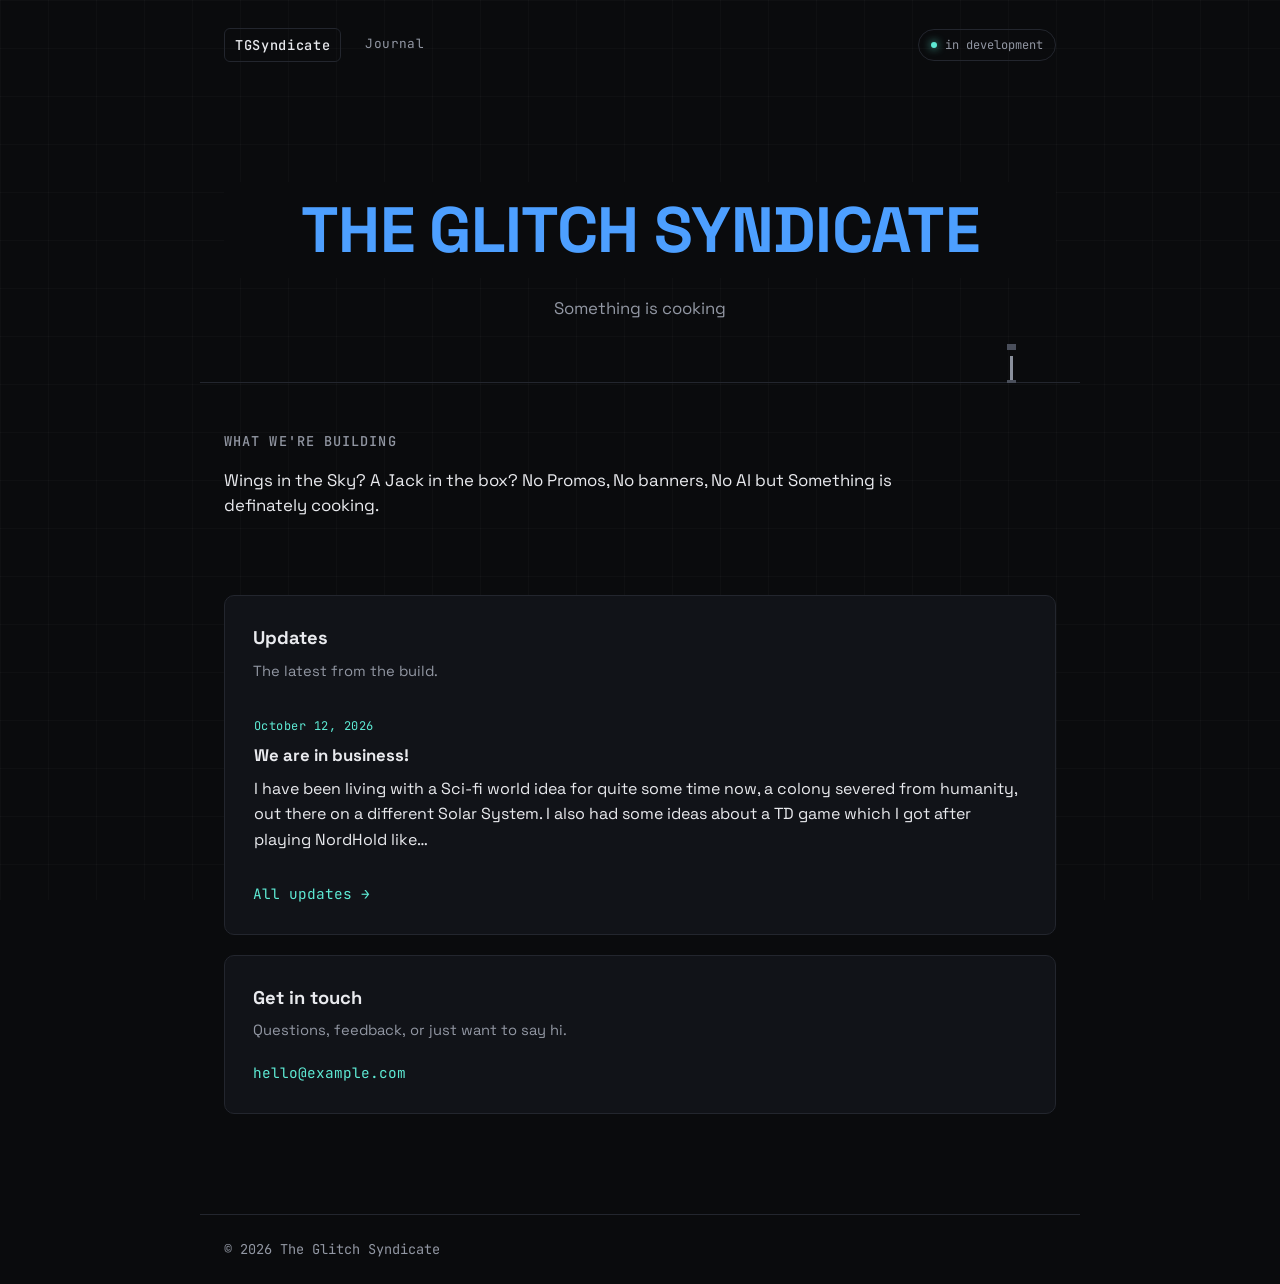
<file: index.html>
<!DOCTYPE html>
<html lang="en">
<head>
<meta charset="UTF-8">
<meta name="viewport" content="width=device-width, initial-scale=1.0">
<title>The Glitch Syndicate</title>
<meta name="description" content="The Glitch Syndicate — an independent game studio. Currently in development on our first title.">
<link rel="icon" href="favicon.svg" type="image/svg+xml">
<link rel="icon" href="favicon.ico" sizes="any">
<link rel="apple-touch-icon" href="apple-touch-icon.png">
<link rel="preconnect" href="https://fonts.googleapis.com">
<link rel="preconnect" href="https://fonts.gstatic.com" crossorigin>
<link href="https://fonts.googleapis.com/css2?family=Space+Grotesk:wght@400;500;700&family=JetBrains+Mono:wght@400;500&display=swap" rel="stylesheet">
<link rel="stylesheet" href="style.css">
</head>
<body>

<div class="grid-overlay" aria-hidden="true"></div>

<header class="site-header">
  <span class="logo-mark">TGSyndicate</span>
  <nav class="site-nav">
    <a href="diary.html">Journal</a>
  </nav>
  <span class="status-pill"><span class="dot"></span> in development</span>
</header>

<main>
  <section class="hero">
    <h1 class="glitch-text" data-text="THE GLITCH SYNDICATE">THE GLITCH SYNDICATE</h1>
    <p class="tagline">Something is cooking</p>
  </section>

  <section class="about" id="about">
    <h2>What we're building</h2>
    <p>
      Wings in the Sky? A Jack in the box? No Promos, No banners, No AI but Something is definately cooking.
    </p>
  </section>

  <section class="split">
    <div class="card" id="updates">
      <h2>Updates</h2>
      <p class="card-sub">The latest from the build.</p>

      <div id="latest-entry" aria-live="polite">
        <p class="diary-empty">Loading…</p>
      </div>
      <a class="card-link" href="diary.html">All updates &rarr;</a>
    </div>

    <div class="card" id="contact">
      <h2>Get in touch</h2>
      <p class="card-sub">Questions, feedback, or just want to say hi.</p>

      <!-- Placeholder: replace hello@example.com in BOTH places below with your real address -->
      <a class="contact-email" href="mailto:hello@example.com">hello@example.com</a>
    </div>
  </section>
</main>

<footer class="site-footer">
  <span>&copy; <span id="year"></span> The Glitch Syndicate</span>
</footer>

<script src="markdown.js"></script>
<script src="script.js"></script>
<script src="skyline.js"></script>
</body>
</html>
</file>
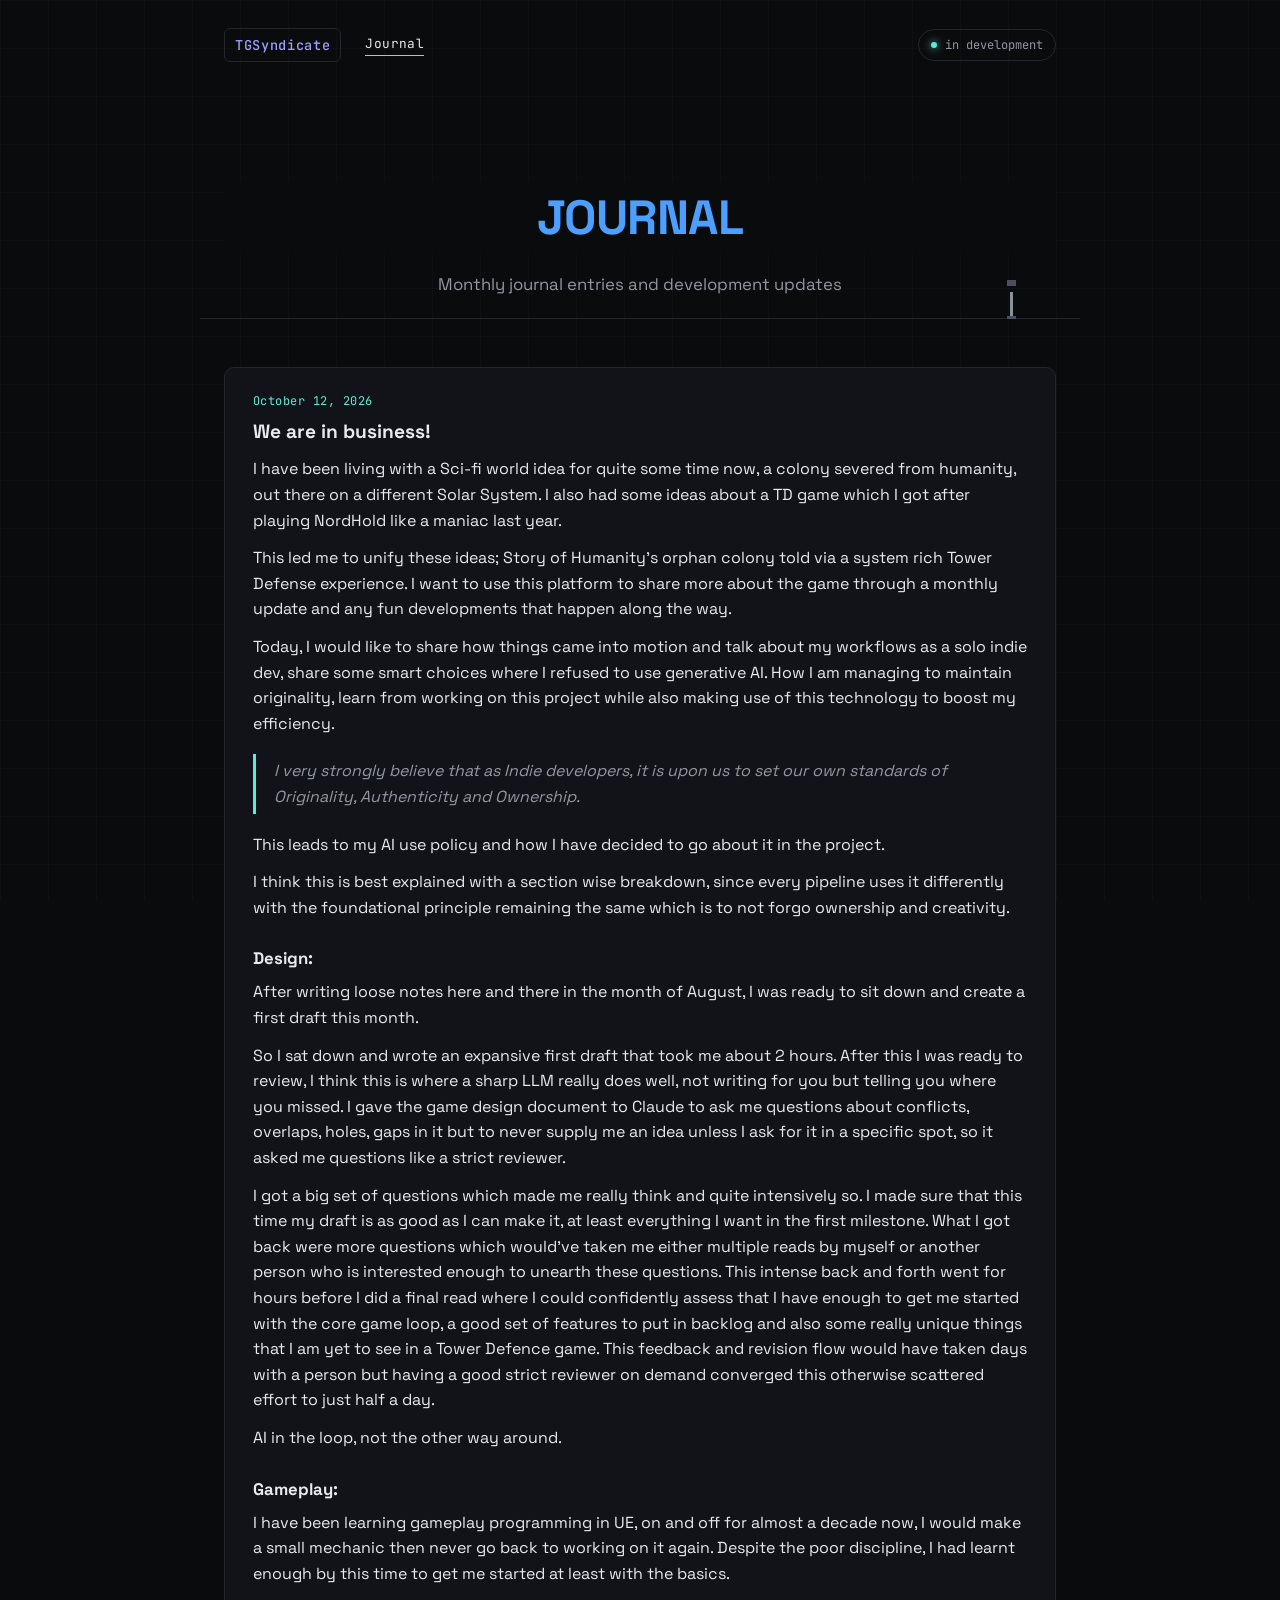
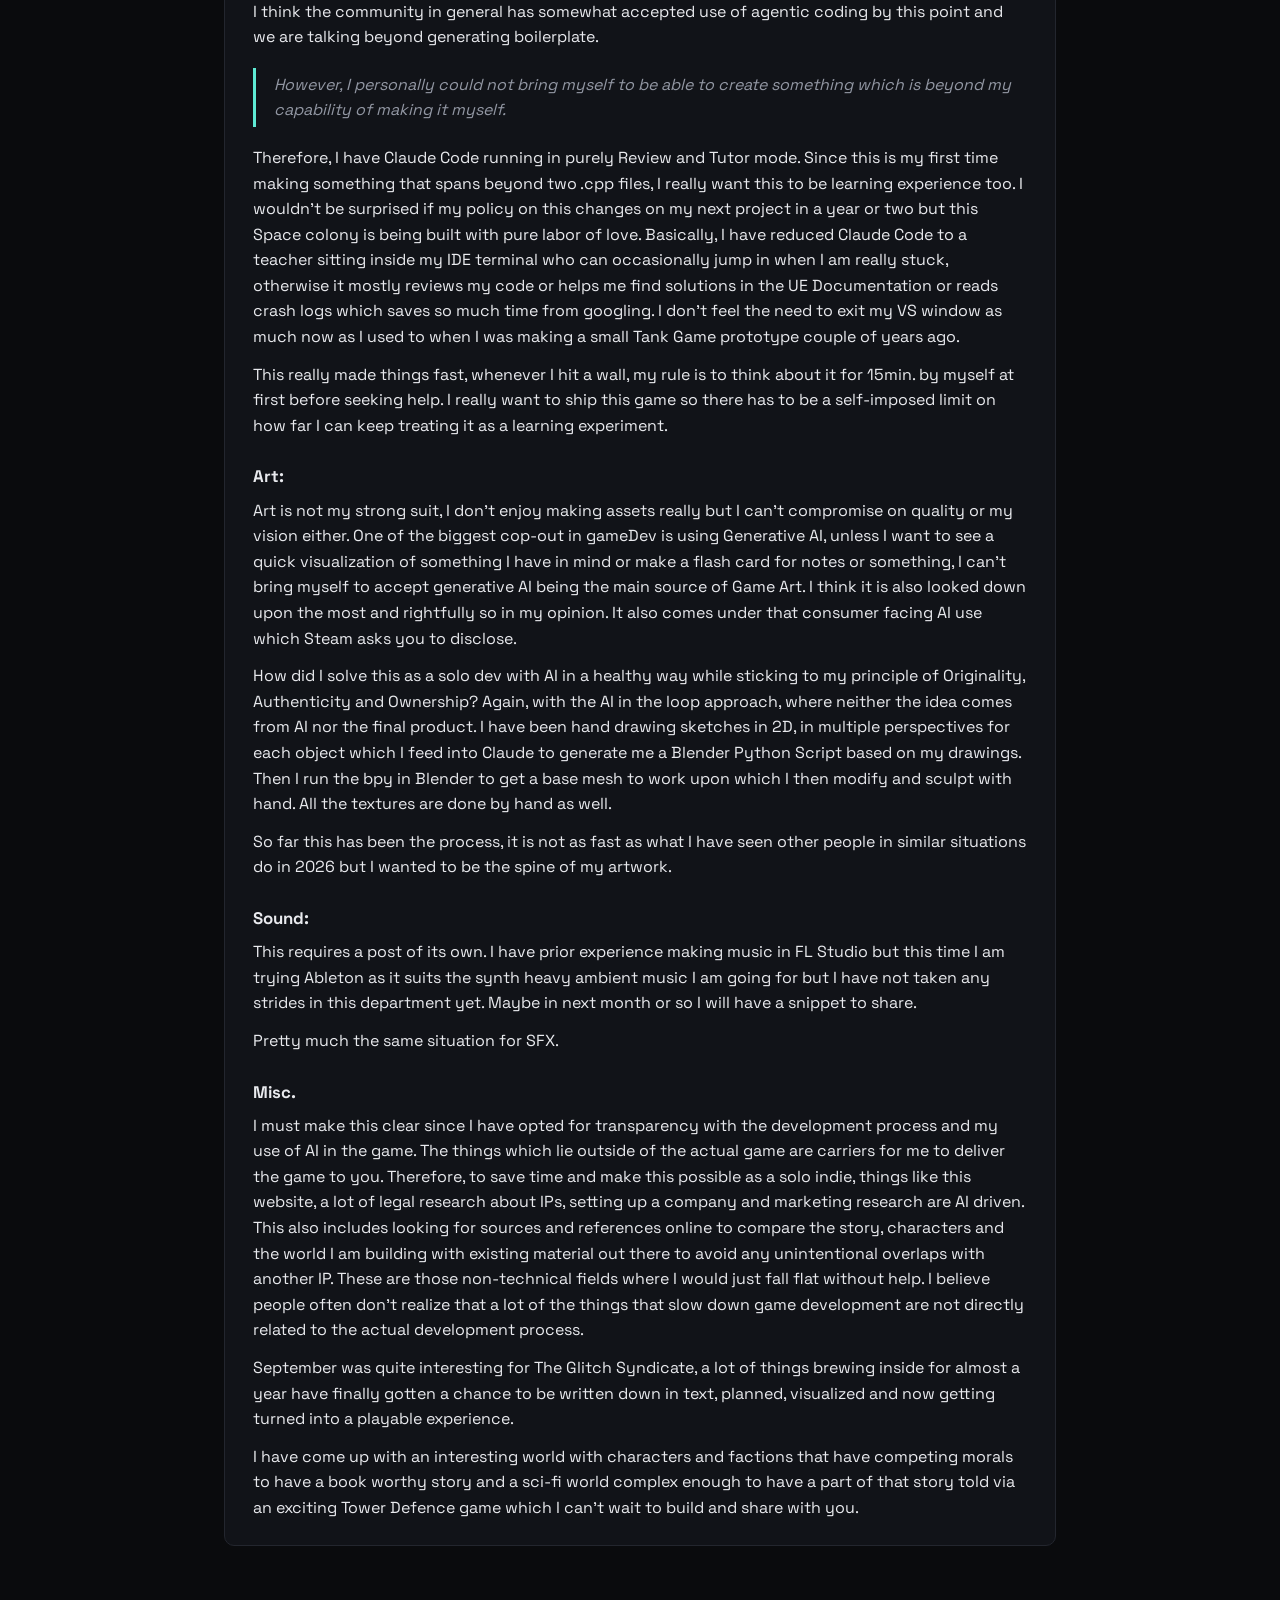
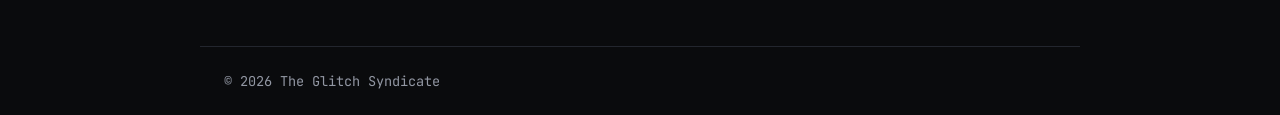
<file: diary.html>
<!DOCTYPE html>
<html lang="en">
<head>
<meta charset="UTF-8">
<meta name="viewport" content="width=device-width, initial-scale=1.0">
<title>Journal — The Glitch Syndicate</title>
<meta name="description" content="Development log for The Glitch Syndicate's first title.">
<link rel="icon" href="favicon.svg" type="image/svg+xml">
<link rel="icon" href="favicon.ico" sizes="any">
<link rel="apple-touch-icon" href="apple-touch-icon.png">
<link rel="preconnect" href="https://fonts.googleapis.com">
<link rel="preconnect" href="https://fonts.gstatic.com" crossorigin>
<link href="https://fonts.googleapis.com/css2?family=Space+Grotesk:wght@400;500;700&family=JetBrains+Mono:wght@400;500&display=swap" rel="stylesheet">
<link rel="stylesheet" href="style.css">
</head>
<body>

<div class="grid-overlay" aria-hidden="true"></div>

<header class="site-header">
  <a href="index.html" class="logo-mark" style="text-decoration:none;">TGSyndicate</a>
  <nav class="site-nav">
    <a href="diary.html" aria-current="page">Journal</a>
  </nav>
  <span class="status-pill"><span class="dot"></span> in development</span>
</header>

<main>
  <section class="hero diary-hero">
    <h1 class="glitch-text" data-text="JOURNAL" style="font-size: clamp(1.8rem, 5vw, 3rem);">JOURNAL</h1>
    <p class="tagline">Monthly journal entries and development updates</p>
  </section>

  <section class="diary-list" id="diary-list" aria-live="polite">
    <p class="diary-empty">Loading entries…</p>
  </section>
</main>

<footer class="site-footer">
  <span>&copy; <span id="year"></span> The Glitch Syndicate</span>
</footer>

<script src="markdown.js"></script>
<script src="diary.js"></script>
<script src="skyline.js"></script>
</body>
</html>
</file>
<file: style.css>
:root {
  --bg: #0a0b0d;
  --bg-raised: #111318;
  --border: #23262e;
  --text: #e9eaee;
  --text-dim: #9297a3;
  --accent: #5eead4;
  --accent-glitch-1: #ff4d6d;
  --accent-glitch-2: #4d9fff;
  --radius: 10px;
  --max-w: 880px;
}

* { box-sizing: border-box; }

html { color-scheme: dark; }

body {
  margin: 0;
  background: var(--bg);
  color: var(--text);
  font-family: 'Space Grotesk', system-ui, sans-serif;
  line-height: 1.5;
  min-height: 100vh;
  position: relative;
}

.grid-overlay {
  position: fixed;
  inset: 0;
  pointer-events: none;
  background-image:
    linear-gradient(to right, rgba(255,255,255,0.025) 1px, transparent 1px),
    linear-gradient(to bottom, rgba(255,255,255,0.025) 1px, transparent 1px);
  background-size: 48px 48px;
  z-index: 0;
}

header, main, footer { position: relative; z-index: 1; }

.site-header {
  display: flex;
  align-items: center;
  justify-content: flex-start;
  gap: 24px;
  max-width: var(--max-w);
  margin: 0 auto;
  padding: 28px 24px 0;
}

.site-nav {
  display: flex;
  gap: 18px;
}

.site-nav a {
  color: var(--text-dim);
  text-decoration: none;
  font-family: 'JetBrains Mono', monospace;
  font-size: 0.8rem;
  letter-spacing: 0.03em;
  border-bottom: 1px solid transparent;
  padding-bottom: 2px;
  transition: color 0.15s, border-color 0.15s;
}

.site-nav a:hover,
.site-nav a[aria-current="page"] {
  color: var(--text);
  border-color: var(--accent);
}

.status-pill { margin-left: auto; }

.logo-mark {
  font-family: 'JetBrains Mono', monospace;
  font-weight: 500;
  letter-spacing: 0.05em;
  border: 1px solid var(--border);
  padding: 6px 10px;
  border-radius: 6px;
  font-size: 0.85rem;
}

.status-pill {
  display: inline-flex;
  align-items: center;
  gap: 8px;
  font-family: 'JetBrains Mono', monospace;
  font-size: 0.75rem;
  color: var(--text-dim);
  border: 1px solid var(--border);
  padding: 6px 12px;
  border-radius: 999px;
}

.dot {
  width: 6px;
  height: 6px;
  border-radius: 50%;
  background: var(--accent);
  box-shadow: 0 0 8px var(--accent);
}

.hero {
  max-width: var(--max-w);
  margin: 0 auto;
  padding: 120px 24px 60px;
  text-align: center;
}

.glitch-text {
  font-family: 'Space Grotesk', sans-serif;
  font-weight: 700;
  font-size: clamp(2.1rem, 6vw, 4rem);
  letter-spacing: -0.01em;
  margin: 0;
  position: relative;
  color: var(--text);
}

.glitch-text::before,
.glitch-text::after {
  content: attr(data-text);
  position: absolute;
  inset: 0;
  background: var(--bg);
  overflow: hidden;
}

.glitch-text::before {
  color: var(--accent-glitch-1);
  animation: glitch-1 4.5s infinite linear alternate-reverse;
}

.glitch-text::after {
  color: var(--accent-glitch-2);
  animation: glitch-2 4.5s infinite linear alternate-reverse;
}

@keyframes glitch-1 {
  0%, 92%, 100% { clip-path: inset(0 0 100% 0); transform: translate(0); }
  93% { clip-path: inset(10% 0 60% 0); transform: translate(-2px, 1px); }
  94% { clip-path: inset(60% 0 5% 0); transform: translate(2px, -1px); }
  95% { clip-path: inset(30% 0 40% 0); transform: translate(-1px, 0); }
  96%, 100% { clip-path: inset(0 0 100% 0); transform: translate(0); }
}

@keyframes glitch-2 {
  0%, 90%, 100% { clip-path: inset(0 0 100% 0); transform: translate(0); }
  91% { clip-path: inset(70% 0 5% 0); transform: translate(2px, 0); }
  92% { clip-path: inset(15% 0 65% 0); transform: translate(-2px, 1px); }
  93% { clip-path: inset(45% 0 20% 0); transform: translate(1px, -1px); }
  94%, 100% { clip-path: inset(0 0 100% 0); transform: translate(0); }
}

@media (prefers-reduced-motion: reduce) {
  .glitch-text::before, .glitch-text::after { animation: none; display: none; }
}

.tagline {
  color: var(--text-dim);
  font-size: 1.05rem;
  margin: 18px auto 0;
  max-width: 46ch;
}

.about {
  max-width: var(--max-w);
  margin: 0 auto;
  padding: 20px 24px 60px;
  border-top: 1px solid var(--border);
  padding-top: 48px;
}

.about h2 {
  font-size: 0.85rem;
  text-transform: uppercase;
  letter-spacing: 0.08em;
  color: var(--text-dim);
  font-family: 'JetBrains Mono', monospace;
  font-weight: 500;
  margin: 0 0 14px;
}

.about p {
  font-size: 1.05rem;
  max-width: 65ch;
  color: var(--text);
}

.split {
  max-width: var(--max-w);
  margin: 0 auto;
  padding: 0 24px 100px;
  display: grid;
  grid-template-columns: 1fr;
  gap: 20px;
}

@media (max-width: 640px) {
  .split { grid-template-columns: 1fr; }
}

.card {
  background: var(--bg-raised);
  border: 1px solid var(--border);
  border-radius: var(--radius);
  padding: 28px;
}

.card h2 {
  font-size: 1.15rem;
  margin: 0 0 8px;
}

.card-sub {
  color: var(--text-dim);
  font-size: 0.92rem;
  margin: 0 0 20px;
}

form label {
  display: block;
  font-family: 'JetBrains Mono', monospace;
  font-size: 0.75rem;
  color: var(--text-dim);
  margin: 14px 0 6px;
}

form label:first-of-type { margin-top: 0; }

input, textarea {
  width: 100%;
  background: var(--bg);
  border: 1px solid var(--border);
  border-radius: 6px;
  padding: 10px 12px;
  color: var(--text);
  font-family: inherit;
  font-size: 0.95rem;
}

input:focus, textarea:focus {
  outline: none;
  border-color: var(--accent);
}

button {
  margin-top: 18px;
  background: var(--accent);
  color: #06110f;
  border: none;
  border-radius: 6px;
  padding: 11px 18px;
  font-family: inherit;
  font-weight: 500;
  font-size: 0.92rem;
  cursor: pointer;
}

button:hover { opacity: 0.9; }

.form-status {
  font-size: 0.85rem;
  color: var(--text-dim);
  min-height: 1.2em;
  margin: 10px 0 0;
}

.mail-row {
  display: flex;
  gap: 8px;
}

.mail-row input { flex: 1; }
.mail-row button { margin-top: 0; }

.diary-hero { padding-bottom: 20px; }

.diary-list {
  max-width: var(--max-w);
  margin: 0 auto;
  padding: 20px 24px 100px;
  border-top: 1px solid var(--border);
  padding-top: 48px;
  display: flex;
  flex-direction: column;
  gap: 22px;
}

.diary-entry {
  background: var(--bg-raised);
  border: 1px solid var(--border);
  border-radius: var(--radius);
  padding: 24px 28px;
}

.diary-date {
  display: block;
  font-family: 'JetBrains Mono', monospace;
  font-size: 0.75rem;
  color: var(--accent);
  letter-spacing: 0.04em;
  margin-bottom: 8px;
}

.diary-entry h2 {
  margin: 0 0 10px;
  font-size: 1.2rem;
}

.diary-entry p {
  margin: 0;
  color: var(--text);
  line-height: 1.6;
}

.diary-empty {
  color: var(--text-dim);
  font-family: 'JetBrains Mono', monospace;
  font-size: 0.9rem;
}

.site-footer {
  max-width: var(--max-w);
  margin: 0 auto;
  padding: 24px;
  border-top: 1px solid var(--border);
  color: var(--text-dim);
  font-size: 0.85rem;
  font-family: 'JetBrains Mono', monospace;
}

/* Updates card (homepage) */
.latest-title {
  margin: 0 0 8px;
  font-size: 1.05rem;
}

.latest-body {
  margin: 0;
  color: var(--text);
  line-height: 1.6;
}

/* Whole preview is one link to the entry on the Journal page */
.latest-link {
  display: block;
  margin: 0 -14px 14px;
  padding: 14px;
  color: inherit;
  text-decoration: none;
  border: 1px solid transparent;
  border-radius: 8px;
  transition: border-color 0.15s, background 0.15s;
}

.latest-link:hover,
.latest-link:focus-visible {
  border-color: var(--accent);
  background: rgba(94, 234, 212, 0.05);
  outline: none;
}

/* Journal page: entry targeted from the homepage */
.diary-entry { scroll-margin-top: 24px; transition: border-color 0.4s; }
.diary-entry.entry-highlight { border-color: var(--accent); }

.diary-entry p + p { margin-top: 12px; }

.card-link,
.contact-email {
  color: var(--accent);
  font-family: 'JetBrains Mono', monospace;
  font-size: 0.9rem;
  text-decoration: none;
}

.card-link:hover,
.contact-email:hover { text-decoration: underline; }

/* Markdown posts (Journal page) */
.diary-entry h3 { margin: 26px 0 8px; font-size: 1.05rem; }
.diary-entry blockquote {
  margin: 18px 0;
  padding: 4px 0 4px 18px;
  border-left: 3px solid var(--accent);
  color: var(--text-dim);
  font-style: italic;
}
.diary-entry blockquote p { color: inherit; }
.diary-entry ul { margin: 12px 0; padding-left: 22px; }
.diary-entry li + li { margin-top: 6px; }
.diary-entry a { color: var(--accent); }
.diary-entry code {
  font-family: 'JetBrains Mono', monospace;
  font-size: 0.88em;
  background: var(--bg);
  padding: 1px 5px;
  border-radius: 4px;
}
.diary-entry hr { border: 0; border-top: 1px solid var(--border); margin: 24px 0; }

/* Pixel-art skyline animation on the hero divider (see skyline.js) */
.hero { position: relative; }

.skyline {
  position: absolute;
  left: 0;
  bottom: -1px;
  z-index: 3;
  pointer-events: none;
  image-rendering: pixelated;
  image-rendering: crisp-edges;
}

@media print { .skyline { display: none; } }
</file>
